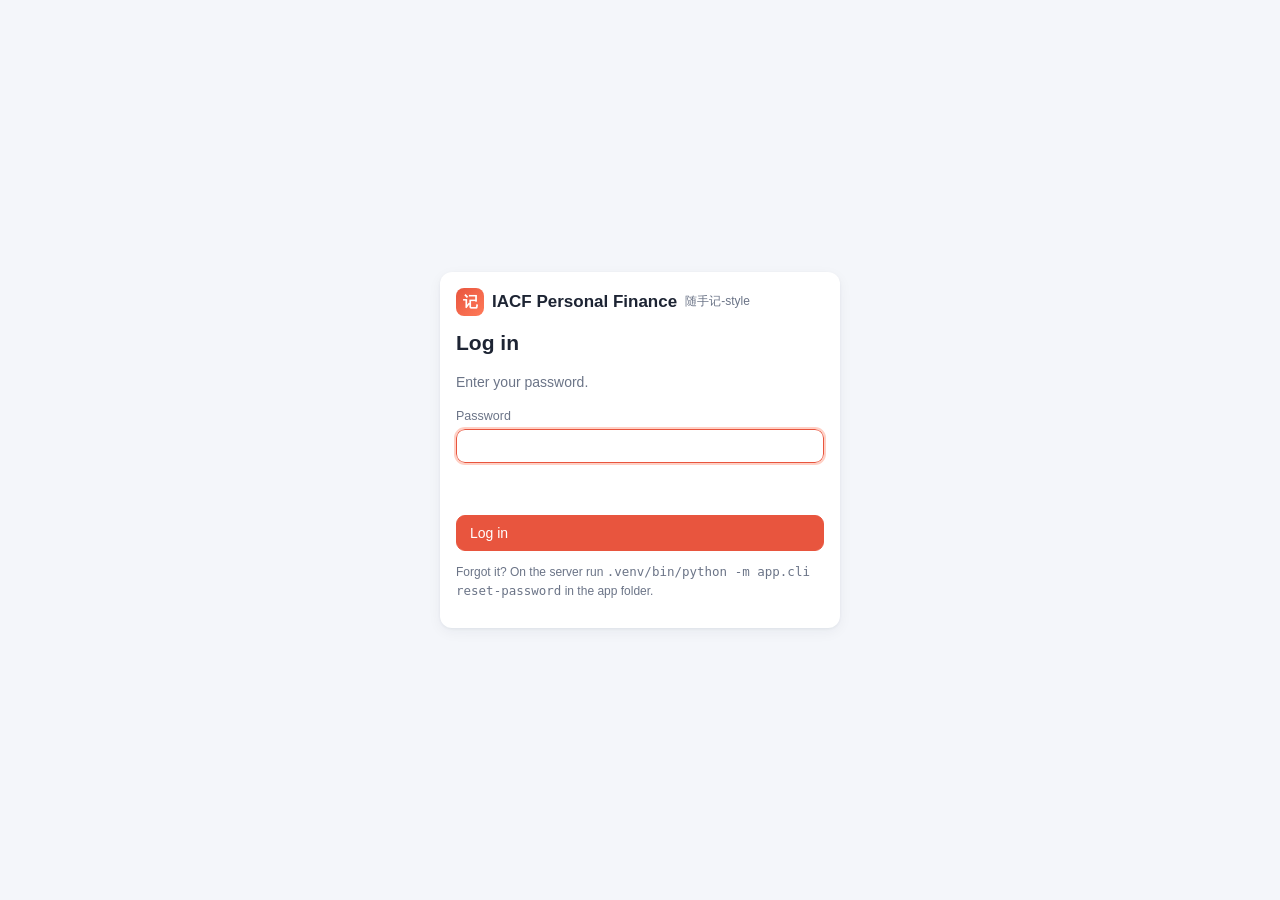
<file: static/login.html>
<!doctype html><html lang="en"><head><meta charset="utf-8"><link rel="icon" href="data:,"><meta name="viewport" content="width=device-width,initial-scale=1">
<title>IACF Personal Finance</title><link rel="stylesheet" href="/static/style.css">
<style>body{display:grid;place-items:center;min-height:100vh;padding:16px}.box{max-width:400px;width:100%}.box h2{margin:0 0 4px}.err{color:var(--red);min-height:20px;font-size:13px}</style></head>
<body><div class="card box">
<div class="brand" style="color:var(--text);padding:0 0 12px"><span class="logo">记</span> IACF Personal Finance <span class="muted small" style="font-weight:400">随手记-style</span></div>
<div id="setup" style="display:none"><h2>Welcome — first-run setup</h2>
<p class="muted">Choose the password for this single-user finance app (at least 8 characters). You'll use it to log in from your devices.</p>
<form id="fs" class="grid"><label class="f"><span>New password</span><input type="password" id="p1" autocomplete="new-password" required minlength="8"></label>
<label class="f"><span>Confirm password</span><input type="password" id="p2" autocomplete="new-password" required minlength="8"></label>
<div class="err" id="e1"></div><button class="btn pri" type="submit">Set password &amp; start</button></form></div>
<div id="login" style="display:none"><h2>Log in</h2><p class="muted">Enter your password.</p>
<form id="fl" class="grid"><label class="f"><span>Password</span><input type="password" id="pw" autocomplete="current-password" required autofocus></label>
<div class="err" id="e2"></div><button class="btn pri" type="submit">Log in</button></form>
<p class="muted small">Forgot it? On the server run <code>.venv/bin/python -m app.cli reset-password</code> in the app folder.</p></div>
</div>
<script>
const setup = location.pathname.startsWith('/setup');
document.getElementById(setup ? 'setup' : 'login').style.display = '';
async function post(url, body){const r=await fetch(url,{method:'POST',headers:{'Content-Type':'application/json'},body:JSON.stringify(body)});const j=await r.json().catch(()=>({}));if(!r.ok)throw new Error(j.detail||r.statusText);return j}
document.getElementById('fs').onsubmit=async e=>{e.preventDefault();const a=p1.value,b=p2.value;if(a!==b){e1.textContent='Passwords do not match';return}
 try{await post('/api/auth/setup',{password:a});location.href='/'}catch(err){e1.textContent=err.message}};
document.getElementById('fl').onsubmit=async e=>{e.preventDefault();try{await post('/api/auth/login',{password:pw.value});location.href='/'}catch(err){e2.textContent=err.message}};
</script></body></html>
</file>
<file: static/style.css>
:root{--bg:#f4f6fa;--card:#fff;--text:#1d2433;--muted:#6b7487;--line:#e4e8f0;--pri:#e8553e;--pri2:#ff7a59;--green:#14a06f;--red:#e0483a;--blue:#3a7bd5;--amber:#e4a11b;--radius:12px;--shadow:0 1px 3px rgba(20,30,60,.06),0 4px 14px rgba(20,30,60,.05)}
*{box-sizing:border-box}html,body{margin:0;padding:0}
body{font:14px/1.45 -apple-system,BlinkMacSystemFont,"Segoe UI",Roboto,"PingFang SC","Hiragino Sans GB","Microsoft YaHei","Noto Sans CJK SC",sans-serif;background:var(--bg);color:var(--text)}
a{color:var(--blue);text-decoration:none}a:hover{text-decoration:underline}
button,input,select,textarea{font:inherit;color:inherit}
.layout{display:flex;min-height:100vh}
.sidebar{width:220px;background:#1f2533;color:#cfd5e2;padding:16px 10px;position:sticky;top:0;height:100vh;flex-shrink:0;display:flex;flex-direction:column}
.brand{font-weight:700;font-size:17px;color:#fff;padding:4px 10px 16px;display:flex;align-items:center;gap:8px}
.brand .logo{width:28px;height:28px;border-radius:8px;background:linear-gradient(135deg,var(--pri),var(--pri2));display:grid;place-items:center;color:#fff;font-size:15px}
.nav a{display:flex;align-items:center;gap:10px;padding:9px 12px;border-radius:9px;color:#cfd5e2;margin-bottom:2px}
.nav a:hover{background:#2a3244;text-decoration:none}.nav a.active{background:var(--pri);color:#fff}
.nav .ico{width:20px;text-align:center}.nav .badge{margin-left:auto;background:#ff5b45;color:#fff;border-radius:10px;padding:0 7px;font-size:12px}
.nav a.active .badge{background:#fff;color:var(--pri)}
.sidebar .foot{margin-top:auto;font-size:12px;color:#8d96a8;padding:8px 10px}
.main{flex:1;min-width:0;display:flex;flex-direction:column}
.topbar{display:flex;gap:10px;align-items:center;padding:12px 22px;background:var(--card);border-bottom:1px solid var(--line);position:sticky;top:0;z-index:5}
.topbar h1{font-size:18px;margin:0;flex:1;white-space:nowrap;overflow:hidden;text-overflow:ellipsis}
.qa{display:flex;gap:6px;flex:2;max-width:520px}.qa input{flex:1}
.content{padding:20px 22px 90px;max-width:1280px;width:100%}
.grid{display:grid;gap:16px}.g2{grid-template-columns:repeat(2,minmax(0,1fr))}.g3{grid-template-columns:repeat(3,minmax(0,1fr))}.g4{grid-template-columns:repeat(4,minmax(0,1fr))}
.card{background:var(--card);border-radius:var(--radius);box-shadow:var(--shadow);padding:16px;min-width:0}
.card h3{margin:0 0 12px;font-size:15px;display:flex;align-items:center;gap:8px}.card h3 .sp{flex:1}
.stat .lbl{color:var(--muted);font-size:12.5px}.stat .val{font-size:22px;font-weight:700;margin-top:4px;font-variant-numeric:tabular-nums}
.stat.hero{background:linear-gradient(135deg,#e8553e,#ff8a5c);color:#fff}.stat.hero .lbl{color:#ffe6df}
.pos{color:var(--green)}.neg{color:var(--red)}.muted{color:var(--muted)}.small{font-size:12px}.right{text-align:right}.nowrap{white-space:nowrap}
.btn{border:1px solid var(--line);background:#fff;border-radius:9px;padding:7px 13px;cursor:pointer;white-space:nowrap;display:inline-flex;align-items:center;gap:6px}
.btn:hover{border-color:#c8cfdc}.btn.pri{background:var(--pri);border-color:var(--pri);color:#fff}.btn.pri:hover{background:#d84a34}
.btn.danger{color:var(--red)}.btn.sm{padding:3px 9px;font-size:12.5px;border-radius:7px}.btn.ghost{border-color:transparent;background:transparent}
.btn:disabled{opacity:.5;cursor:default}
input[type=text],input[type=number],input[type=password],input[type=date],input[type=datetime-local],input[type=month],input[type=search],input[type=email],input:not([type]),select,textarea{border:1px solid var(--line);border-radius:9px;padding:7px 10px;background:#fff;min-width:0;width:100%}
textarea{min-height:80px;resize:vertical}
input:focus,select:focus,textarea:focus{outline:2px solid #ffd0c5;border-color:var(--pri)}
label.f{display:flex;flex-direction:column;gap:4px;font-size:12.5px;color:var(--muted)}label.f>span{font-weight:500}
label.chk{display:inline-flex;gap:6px;align-items:center;cursor:pointer}
.form{display:grid;grid-template-columns:repeat(2,minmax(0,1fr));gap:12px}.form .full{grid-column:1/-1}
.row{display:flex;gap:8px;align-items:center;flex-wrap:wrap}.row.end{justify-content:flex-end}.sp{flex:1}
table.t{width:100%;border-collapse:collapse}table.t th{font-weight:600;color:var(--muted);font-size:12px;text-align:left;padding:7px 8px;border-bottom:1px solid var(--line);white-space:nowrap}
table.t td{padding:8px;border-bottom:1px solid var(--line);vertical-align:middle}table.t tr:hover td{background:#fafbfd}
.tx-amt{font-weight:600;font-variant-numeric:tabular-nums;white-space:nowrap;text-align:right}
.pill{display:inline-block;padding:1px 8px;border-radius:10px;font-size:11.5px;background:#eef1f6;color:#4a5469;white-space:nowrap}
.pill.expense{background:#fdecea;color:#c23b2c}.pill.income{background:#e3f6ee;color:#0f8a5f}.pill.transfer{background:#e7effc;color:#2f64b5}.pill.refund{background:#f1ecfd;color:#6b4bc2}
.pill.adjustment{background:#fff4dc;color:#9a6a00}.pill.buy,.pill.sell,.pill.dividend,.pill.invest_fee{background:#e9f7fb;color:#13708a}.pill.review{background:#fff1d6;color:#a46b00}.pill.demo{background:#ffe1f0;color:#b0236c;font-weight:600}
.bar{height:8px;background:#eef1f6;border-radius:6px;overflow:hidden}.bar>i{display:block;height:100%;background:var(--green);border-radius:6px}.bar>i.warn{background:var(--amber)}.bar>i.over{background:var(--red)}
.group-h{display:flex;justify-content:space-between;padding:10px 4px 6px;font-weight:600;color:#4a5469;border-bottom:1px solid var(--line)}
.acct{display:flex;align-items:center;gap:10px;padding:10px 4px;border-bottom:1px solid var(--line)}.acct .nm{flex:1;min-width:0}.acct .nm b{display:block;overflow:hidden;text-overflow:ellipsis;white-space:nowrap}
.acct .bal{text-align:right;font-weight:600;font-variant-numeric:tabular-nums}
.chart-box{position:relative;height:260px}
.tabs{display:flex;gap:4px;flex-wrap:wrap;border-bottom:1px solid var(--line);margin-bottom:16px}.tabs a{padding:8px 12px;border-radius:8px 8px 0 0;color:var(--muted);cursor:pointer}
.tabs a.active{color:var(--pri);border-bottom:2px solid var(--pri);font-weight:600}.tabs a:hover{text-decoration:none;color:var(--text)}
.modal-bg{position:fixed;inset:0;background:rgba(20,25,40,.45);display:flex;align-items:flex-start;justify-content:center;z-index:50;padding:40px 12px;overflow:auto}
.modal{background:#fff;border-radius:14px;width:100%;max-width:640px;box-shadow:0 10px 40px rgba(0,0,0,.25)}.modal.wide{max-width:980px}
.modal header{display:flex;align-items:center;padding:14px 18px;border-bottom:1px solid var(--line)}.modal header h2{font-size:16px;margin:0;flex:1}
.modal .body{padding:16px 18px}.modal footer{display:flex;justify-content:flex-end;gap:8px;padding:12px 18px;border-top:1px solid var(--line)}
.kind-tabs{display:flex;gap:4px;flex-wrap:wrap;margin-bottom:14px}.kind-tabs button{border:1px solid var(--line);background:#fff;border-radius:20px;padding:5px 12px;cursor:pointer}
.kind-tabs button.on{background:var(--pri);border-color:var(--pri);color:#fff}
#toast{position:fixed;bottom:80px;left:50%;transform:translateX(-50%);background:#1f2533;color:#fff;padding:10px 16px;border-radius:10px;z-index:99;display:none;max-width:90vw}
#toast.err{background:var(--red)}
.fab{position:fixed;right:24px;bottom:24px;width:56px;height:56px;border-radius:50%;background:var(--pri);color:#fff;font-size:30px;border:0;box-shadow:0 6px 18px rgba(232,85,62,.45);cursor:pointer;z-index:20}
.demo-banner{background:#fff0f7;border:1px dashed #e05a9b;color:#9b1c5c;padding:8px 14px;border-radius:10px;margin-bottom:14px;display:flex;gap:10px;align-items:center}
.empty{text-align:center;color:var(--muted);padding:30px 10px}
.kv{display:grid;grid-template-columns:auto 1fr;gap:4px 14px}.kv>div:nth-child(odd){color:var(--muted)}
code,.mono{font-family:ui-monospace,SFMono-Regular,Menlo,Consolas,monospace;font-size:12.5px}
pre{background:#f6f8fb;border:1px solid var(--line);border-radius:8px;padding:10px;overflow:auto;font-size:12px}
.conf{display:inline-block;min-width:38px;text-align:center;border-radius:6px;font-size:12px;padding:1px 5px;font-weight:600}
.conf.hi{background:#e3f6ee;color:#0f8a5f}.conf.md{background:#fff4dc;color:#9a6a00}.conf.lo{background:#fdecea;color:#c23b2c}
.scroll-x{overflow-x:auto}
.mobile-nav{display:none}
.list-card .item{display:flex;gap:10px;align-items:center;padding:9px 2px;border-bottom:1px solid var(--line)}
.list-card .item:last-child{border-bottom:0}
@media (max-width:1000px){.g4{grid-template-columns:repeat(2,minmax(0,1fr))}.g3{grid-template-columns:1fr 1fr}}
@media (max-width:760px){
 .sidebar{display:none}.content{padding:12px 10px 110px}.topbar{padding:10px 12px;flex-wrap:wrap}.topbar h1{font-size:16px}
 .qa{order:3;flex-basis:100%;max-width:none}.g2,.g3{grid-template-columns:1fr}.g4{grid-template-columns:1fr 1fr}
 .form{grid-template-columns:1fr}.stat .val{font-size:18px}
 .mobile-nav{display:flex;position:fixed;bottom:0;left:0;right:0;background:#fff;border-top:1px solid var(--line);z-index:30;justify-content:space-around;padding:4px 0 calc(4px + env(safe-area-inset-bottom))}
 .mobile-nav a{display:flex;flex-direction:column;align-items:center;font-size:11px;color:var(--muted);padding:4px 6px;position:relative}.mobile-nav a.active{color:var(--pri)}.mobile-nav a .ico{font-size:19px}
 .mobile-nav .badge{position:absolute;top:0;right:0;background:#ff5b45;color:#fff;border-radius:8px;font-size:10px;padding:0 5px}
 .fab{bottom:76px;right:16px}
 table.t.resp thead{display:none}table.t.resp tr{display:grid;grid-template-columns:1fr auto;padding:8px 4px;border-bottom:1px solid var(--line)}
 table.t.resp td{border:0;padding:1px 4px}table.t.resp td.hide-m{display:none}
 .modal-bg{padding:0}.modal{border-radius:0;min-height:100vh}
}

/* accounts tree */
.tree-h{flex-wrap:wrap;gap:6px}
.tnode{border-bottom:1px solid var(--line)}
.tgroup{display:flex;align-items:center;gap:8px;padding:11px 6px;cursor:pointer;user-select:none;font-weight:600;color:#2d3548;background:#f7f8fb;border-radius:8px;margin:6px 0 2px;padding-left:calc(6px + var(--depth,0) * 18px)}
.tgroup:hover{background:#eef1f6}.tgroup:focus-visible{outline:2px solid var(--pri,#e8553e);outline-offset:1px}
.tgroup .chev{width:16px;flex:none;color:#7a8499;font-size:13px}
.tgroup .gname{flex:1;min-width:0}
.tgroup .gtotal{text-align:right;font-variant-numeric:tabular-nums}
.tgroup .gt-sub{font-weight:400;max-width:360px}
.tnode.collapsed>.tkids{display:none}
.tree-child{padding-left:calc(30px + var(--depth,0) * 18px);border-bottom:1px dashed var(--line)}
.tkids>.tree-child:last-child{border-bottom:none}
.tree-child.zero{opacity:.5}.tree-child.zero:hover{opacity:.85}
.tree-child.archived{opacity:.4}
@media (max-width:760px){
  .tgroup{padding:12px 8px;min-height:44px}
  .tree-child{padding-left:18px;flex-wrap:wrap}
  .tree-child .nm{flex-basis:calc(100% - 120px)}
  .tree-child .acts{width:100%;justify-content:flex-end}
  .tgroup .gt-sub{display:none}
  .tree-child .hide-m{display:none}
}
/* ---- transaction form: pre-fill highlights, transfer box, save & add another ---- */
label.f.unsure>span{color:#a15c00}
label.f.unsure input,label.f.unsure select{border-color:#e4a11b;background:#fff8e6;box-shadow:0 0 0 2px rgba(228,161,27,.25)}
label.f.unsure>span::after{content:" ⚠ check";font-size:11px;font-weight:600;color:#c77700}
.kind-tabs.unsure{outline:2px solid #e4a11b;outline-offset:2px;border-radius:8px}
.prefill-banner{background:#eef5ff;border-color:#8bb4f0;color:#1d3f73;font-size:13px}
.transfer-box{display:grid;grid-template-columns:minmax(0,1fr) auto minmax(0,1fr);gap:8px 12px;align-items:end;padding:10px;border:1px dashed var(--line,#d6dbe3);border-radius:10px}
.transfer-box .arrow{font-size:22px;padding-bottom:8px;color:var(--muted,#888)}
.transfer-box .full{grid-column:1/-1}
.kbd-hint{text-align:right}
@media (max-width:760px){
 .kbd-hint,#qa2hint,#qaFormBtn .hide-m{display:none}
 #txForm input,#txForm select,#txForm textarea{font-size:16px} /* stops iOS zooming on focus */
 #txForm input[name=amount]{font-size:22px;font-weight:600}
 .transfer-box{grid-template-columns:1fr}.transfer-box .arrow{transform:rotate(90deg);justify-self:center;padding:0}
 .modal footer{position:sticky;bottom:0;flex-wrap:wrap;gap:6px;background:var(--card,#fff);padding-bottom:calc(10px + env(safe-area-inset-bottom))}
 .modal footer .btn{flex:1 1 auto;min-height:44px}
 .kind-tabs{overflow-x:auto;flex-wrap:nowrap;-webkit-overflow-scrolling:touch}
 .kind-tabs button{flex:0 0 auto}
}
/* ---- investment returns ---- */
.ret-table tr[data-scope]{cursor:pointer}.ret-table tr.sel td{background:#f3eefc}
.ret-table tr.ret-total td{border-top:2px solid var(--line)}.ret-table tr.ret-group td{background:#fafbfd}
.ret-table .ind{display:inline-block;width:16px}
.ret-stats .stat{padding:10px 12px;border:1px solid var(--line);border-radius:10px}
.reason{font-size:12px;padding:1px 6px;border-radius:8px;background:#eef1f6;color:#4a5568}
.reason.r-investment_gain,.reason.r-interest{background:#f0e9fc;color:#5b3a99}
.reason.r-unrecorded_spending,.reason.r-fees{background:#fdecea;color:#a3341f}.reason.r-unrecorded_income{background:#e7f6ef;color:#0f7a52}
#retCard h3{flex-wrap:wrap;gap:6px}
/* ---- scheduled transactions ---- */
.sched-box{border:1px dashed var(--line);border-radius:10px;padding:10px 12px;margin:4px 0 0}
.sched-box legend{font-weight:600;padding:0 6px}
.wd-chips{display:flex;flex-wrap:wrap;gap:6px}.wd-chips .chip{display:inline-flex;align-items:center;gap:4px;border:1px solid var(--line);border-radius:16px;padding:3px 10px;cursor:pointer}
.wd-chips .chip input{margin:0}
.sched-next{background:#f6f8fb;border-radius:8px;padding:8px 10px}
.pill{display:inline-block;font-size:11px;padding:1px 7px;border-radius:9px;background:#eef1f6;color:#4a5568;margin:1px 0}.pill.warn{background:#fff3d6;color:#8a5a00}
tr.paused td{opacity:.6}
table.upcoming td{padding:5px 6px}
/* reconciliation 对账 */
.rec-badge{font-size:11px;color:#2f8a4e;white-space:nowrap}
.rec-link{color:#2f8a4e;text-decoration:none}
.rec-warn{background:#fff8e6;border:1px solid #e4a11b;color:#7a5200;border-radius:8px;padding:7px 10px;font-size:13px;margin:6px 0}
.rec-diff{background:#fdf0f0;border:1px solid #e3a3a3;border-radius:8px;padding:8px 10px;margin:8px 0;font-size:13px}
.rec-diff label.chk{display:flex;gap:6px;align-items:center;margin-top:6px;flex-wrap:wrap}
.rec-stats{margin:10px 0;gap:8px}
.rec-stats>div{background:var(--bg2,#f6f7f9);border-radius:8px;padding:8px 10px}
.rec-stats .lbl{font-size:12px;color:#777}.rec-stats .v{font-size:18px;font-weight:600}
.rec-list{max-height:340px;overflow:auto}
/* infinite scroll */
.inf-foot{display:flex;flex-direction:column;align-items:center;gap:6px;padding:12px 0 4px}
.inf-foot .inf-sentinel{height:1px;width:100%}
.inf-spin{color:var(--muted);font-size:13px;display:flex;align-items:center;gap:8px}
.spinner{width:14px;height:14px;border:2px solid var(--line);border-top-color:#e8553e;border-radius:50%;display:inline-block;animation:spin .8s linear infinite}
@keyframes spin{to{transform:rotate(360deg)}}
[hidden]{display:none!important}
/* Home 首页 */
.home{max-width:920px;margin:0 auto}
.month-sw{display:flex;align-items:center;justify-content:center;gap:12px;margin-bottom:12px}
.month-sw b{font-size:17px;min-width:110px;text-align:center}
.home-cards{display:grid;grid-template-columns:repeat(4,minmax(0,1fr));gap:12px}
.home-cards .stat{padding:12px 14px}.home-cards .val{font-size:20px}
.home-add{margin-top:12px;display:flex;gap:8px;align-items:center;flex-wrap:wrap}
.home-add .qa{flex:1;min-width:240px;display:flex;gap:6px}.home-add .qa input{flex:1;min-width:0}
.home-list{margin-top:12px;padding:6px 10px}
.hmonth{position:sticky;top:0;background:var(--card,#fff);z-index:1;font-weight:700;font-size:13px;padding:10px 4px 6px;border-bottom:1px solid var(--line)}
.hrow{display:flex;align-items:center;gap:10px;padding:9px 4px;border-bottom:1px solid var(--line);cursor:pointer}
.hrow:hover{background:rgba(0,0,0,.025)}
.hico{width:34px;height:34px;flex:0 0 34px;border-radius:50%;background:#f3f4f7;display:flex;align-items:center;justify-content:center;font-size:17px}
.hmain{flex:1;min-width:0}.htop{font-weight:600;font-size:14px;white-space:nowrap;overflow:hidden;text-overflow:ellipsis}
.hsub{font-size:12px;display:flex;gap:6px;flex-wrap:wrap;min-width:0}.hwhat{color:var(--text,#333);overflow:hidden;text-overflow:ellipsis;white-space:nowrap;max-width:100%}
.hamt{text-align:right;font-weight:600;font-variant-numeric:tabular-nums;white-space:nowrap}
/* Account history 账户明细 */
.acct-head h2{margin:2px 0;font-size:20px}
.ah-main{display:flex;justify-content:space-between;align-items:flex-end;gap:12px;flex-wrap:wrap;margin-top:4px}
.ah-bal{text-align:right}.ah-bal .val{font-size:24px;font-weight:700;font-variant-numeric:tabular-nums}
.ah-acts{margin-top:12px;flex-wrap:wrap;gap:6px}
.ah-flt{display:flex;gap:8px;align-items:center;flex-wrap:wrap}
.ah-flt input[type=search]{flex:1;min-width:150px}
.chips{display:flex;gap:4px;flex-wrap:wrap}
.chip{border:1px solid var(--line);background:#fff;border-radius:999px;padding:4px 11px;font-size:13px;cursor:pointer}
.chip.on{background:#e8553e;border-color:#e8553e;color:#fff}
.ah-sum{display:flex;gap:14px;flex-wrap:wrap;margin:10px 0 4px;color:var(--muted)}.ah-sum b{color:var(--text,#222)}
.ah-table td.rb{color:#555;font-variant-numeric:tabular-nums}
.hico-s{font-size:14px}
.acct[data-aid]{cursor:pointer}.acct[data-aid]:hover{background:rgba(0,0,0,.02)}
@media (max-width:760px){
 .home-cards{grid-template-columns:1fr 1fr;gap:8px}.home-cards .stat{padding:10px}.home-cards .val{font-size:17px}
 .home-add{padding:10px}.home-add #hqDetail{width:100%}
 .home-list{padding:2px 6px}
 .hide-s{display:none}
 .ah-bal{text-align:left}.ah-table th:first-child,.ah-table td:first-child{white-space:nowrap}
}
.home-add .qa{order:0;max-width:none}.home-add #hqDetail{order:1}
.ah-det{display:flex;gap:8px;align-items:flex-start}.ah-det>.hico-s{flex:0 0 auto;line-height:1.4}
@media (max-width:760px){body.on-home .topbar .qa{display:none}}

/* principal 本金 vs returns 收益 (investment accounts) */
.pr-line{color:#555;margin-top:2px}.gt-sub.pr-line{text-align:right}
.pr-badge{display:inline-block;font-size:10.5px;line-height:1;padding:3px 5px;border-radius:6px;vertical-align:1px;white-space:nowrap}
.pr-principal{background:#e8edf5;color:#3d4f6b}.pr-returns{background:#e3f5ec;color:#14804f}.pr-other{background:#fdf0dc;color:#9a6200}.pr-trade{background:#eee;color:#666}
.inv-cards{display:grid;grid-template-columns:repeat(3,1fr);gap:10px}
.inv-cards .ic{background:#f7f8fa;border-radius:10px;padding:10px 12px}.inv-cards .lbl{font-size:12px;color:#777}.inv-cards .val{font-size:20px;font-weight:600;font-variant-numeric:tabular-nums}
.inv-unexp{margin-top:8px;color:#9a6200}.inv-hint{margin-top:8px;background:#fff7e6;border:1px solid #f3d9a4;border-radius:8px;padding:8px 10px;font-size:13px}
.inv-period{display:flex;flex-wrap:wrap;gap:6px 16px;margin:10px 0 6px}.inv-ctl{margin:6px 0}
.ah-table td.prc{color:#555;font-variant-numeric:tabular-nums}.pr-tog{display:none}
@media (max-width:700px){.inv-cards{grid-template-columns:1fr 1fr}.inv-cards .ic:first-child{grid-column:1/-1}.inv-cards .val{font-size:17px}
 .ah-table .prc{display:none}#ahList.show-pr .ah-table .prc{display:table-cell}.pr-tog{display:inline-block}}
.pr-unexplained{background:#fdf0dc;color:#9a6200}.inv-cards{grid-template-columns:repeat(4,1fr)}.inv-cards .ic.unexp .val{color:#9a6200}.unexp-txt{color:#9a6200}
@media (max-width:700px){.inv-cards{grid-template-columns:1fr 1fr}}
@media (max-width:700px){.inv-cards .ic:first-child{grid-column:auto}}

/* reimbursements 报销 */
.pill.reimbursement,.pill.reimb{background:#e6f4f6;color:#127a8a}
.reimb-box{border:1px dashed #cfe3e7;border-radius:10px;padding:8px 10px}.reimb-fields{margin-top:8px}
.rb-st{display:inline-block;font-size:11px;padding:2px 6px;border-radius:6px;white-space:nowrap}
.rb-pending{background:#fdecea;color:#c23b2c}.rb-partial{background:#fff3dc;color:#9a6200}.rb-settled{background:#e3f6ee;color:#0f8a5f}.rb-written_off{background:#eee;color:#666}
.rb-cards{display:grid;grid-template-columns:repeat(auto-fit,minmax(180px,1fr));gap:10px}.rb-cards .ic{background:#f7f8fa;border-radius:10px;padding:10px 12px}
.rb-cards .val{font-size:19px;font-weight:600;font-variant-numeric:tabular-nums}.rb-cards .lbl{font-size:12px;color:#777}
.rb-flt{display:flex;flex-wrap:wrap;gap:8px;align-items:center;margin:10px 0}.rb-flt select,.rb-flt input{width:auto}
.rb-bar{position:sticky;bottom:0;background:#fff;border-top:1px solid #eee;padding:8px 0;display:flex;gap:8px;align-items:center;flex-wrap:wrap}
.rb-links{font-size:12px;color:#666}
/* reimbursement links 报销关联 */
.rb-open,.pill.rb-open{background:#fdecea;color:#c23b2c}.rb-closed,.pill.rb-closed{background:#e3f6ee;color:#0f8a5f}
.pill.rb-partial{background:#fff3dc;color:#9a6200}.pill.rb-un{background:#fff3dc;color:#9a6200}
.warn-t{color:#9a6200}
.rb-links .rb-link{display:inline-flex;align-items:center;gap:4px;background:#f3f7f8;border:1px solid #e1ecef;border-radius:8px;padding:1px 4px 1px 7px;margin:2px 4px 2px 0;white-space:nowrap}
.rb-link .lnk{border:0;background:none;cursor:pointer;padding:0 3px;font-size:12px;color:#5b6b7a;line-height:1.4}
.rb-link .lnk:hover{color:#127a8a}.rb-link .lnk.danger:hover{color:#c23b2c}
.rb-states .chip .cnt{font-size:11px;opacity:.75;margin-left:2px}
.rb-head{background:#f7f8fa;border-radius:10px;padding:8px 12px;margin-bottom:8px;display:flex;flex-direction:column;gap:3px}
.rb-mine{margin:4px 0 8px}.rb-tools{margin:6px 0}.rb-tools input[type=search]{max-width:260px}
.rb-cands{max-height:52vh;overflow:auto}.rb-cands .rb-amt{width:96px;text-align:right}
.rb-cands tr.rb-best td{background:#f4fbf7}.rb-match .pill{font-size:10px}
.rb-act{min-width:118px}.rb-act .btn{margin:2px 0;display:block;width:100%;white-space:nowrap}
.rb-linkbox{border:1px dashed #cfe3e7;border-radius:10px;padding:8px 10px;display:flex;flex-direction:column;gap:4px}
.rb-bar{padding-right:84px}
.pr-table tr.pr-acc{cursor:pointer}.pr-table tr.pr-acc:hover{background:var(--hover,#f4f6fa)}
.pr-table tr.ret-cur td{border-top:1px dashed #d8dce4}
#prCard h3 .chips{display:inline-flex;flex-wrap:wrap;gap:4px}
.rc-prev{display:flex;gap:8px;flex-wrap:wrap;justify-content:center}.rc-ph{width:140px;height:180px;border:1px solid var(--line);border-radius:8px;overflow:hidden;display:flex;align-items:center;justify-content:center;background:#f6f8fb;font-size:12px}.rc-ph img{max-width:100%;max-height:100%;object-fit:contain}
.rc-prog{margin-top:12px}.rc-drop{border:2px dashed #c9d1de;border-radius:12px;padding:26px;text-align:center;color:#5b6475}.rc-drop.on,.qa.drop{border-color:var(--red,#e8553e);background:#fff4f1}
.rc-strip{display:flex;gap:8px;flex-wrap:wrap;align-items:center}.rc-thumb img{width:72px;height:96px;object-fit:cover;border-radius:6px;border:1px solid var(--line)}
/* projects 项目 */
.prj-dot{display:inline-block;width:10px;height:10px;border-radius:50%;margin-right:6px;vertical-align:middle}
.grid2{display:grid;grid-template-columns:repeat(auto-fit,minmax(340px,1fr));gap:12px}
.grid3{display:grid;grid-template-columns:repeat(auto-fit,minmax(260px,1fr));gap:12px}
tr.over-row td{background:rgba(232,85,62,.07)}
/* card expiry reminders 信用卡到期 */
.pill.cx-ok{background:#e3f6ec;color:#17643a}.pill.cx-bad{background:#fde3e3;color:#a11d1d}
tr.cx-late td{background:#fff6f6}tr.cx-late td:first-child{box-shadow:inset 3px 0 0 #d33}
.cx-head{margin-bottom:4px}.cx-card{margin:2px 0 4px}.cx-sub{margin-top:6px}
.cx-list{margin:4px 0 6px;padding-left:18px}.cx-list li{margin:3px 0;line-height:1.9}
.cx-list li.cx-pending a{font-weight:600}.cx-list li.cx-confirmed a,.cx-list li.cx-reassigned a{color:#4a5469}
.cx-acts{display:inline-flex;gap:6px;align-items:center;flex-wrap:wrap;margin-left:6px}
select.cx-mv{width:auto;display:inline-block;padding:2px 6px;font-size:12.5px;max-width:200px}
/* home KPI: scheduled remaining this month + projected month-end */
.home-cards .card.stat{position:relative;overflow:visible}
.sched-rem{margin-top:6px;padding-top:5px;border-top:1px dashed #e3e7ee;cursor:pointer;position:relative;outline:none}
.sched-rem:hover > .small:first-child,.sched-rem:focus > .small:first-child{text-decoration:underline dotted}
.sr-pop{display:none;position:absolute;left:0;top:100%;z-index:30;min-width:280px;max-width:360px;max-height:320px;overflow:auto;
  background:#fff;border:1px solid #dfe3ea;border-radius:10px;box-shadow:0 8px 24px rgba(20,30,50,.14);padding:8px 10px;text-align:left;cursor:default}
@media (hover:hover){.sched-rem:hover .sr-pop{display:block}}
.sched-rem.open .sr-pop{display:block}
.sr-pop table.t td{padding:3px 6px}
@media (max-width:700px){.sr-pop{position:static;max-width:none;min-width:0;box-shadow:none;margin-top:6px}}
/* Reserves 押金/预授权 */
.rs-st{display:inline-block;font-size:11px;padding:2px 6px;border-radius:6px;white-space:nowrap}
.rs-open{background:#e8f0fc;color:#2a5fb0}.rs-partial{background:#fff3dc;color:#9a6200}.rs-settled{background:#e3f6ee;color:#0f8a5f}
.rs-released{background:#eef3f0;color:#3d7a5d}.rs-cancelled{background:#eee;color:#666}
td.rs-open,div.rs-open{background:none;color:inherit}
.pill.rs-m{background:#eef0fb;color:#4a4fa8;text-decoration:none}.pill.rs-m-deposit{background:#fff4e5;color:#9a5a00}
.rs-hold{color:#4a4fa8;text-decoration:none}.rs-hold:hover{text-decoration:underline}
.rs-review{margin:12px 0;padding:10px 12px;border:1px dashed #e4a11b;border-radius:10px;background:#fffaf0}.rs-review h3{margin:0 0 6px}
.rs-rv-row{display:flex;flex-wrap:wrap;gap:6px;align-items:center;padding:6px 0;border-top:1px solid #f1e6cc}.rs-rv-row:first-of-type{border-top:0}
.rs-head{display:flex;gap:8px;align-items:center;flex-wrap:wrap;margin-bottom:10px}
.rs-amts{display:grid;grid-template-columns:repeat(auto-fit,minmax(120px,1fr));gap:8px;background:#f7f8fa;border-radius:10px;padding:10px 12px;margin-bottom:12px;font-variant-numeric:tabular-nums}
.rs-tl{list-style:none;margin:0 0 10px;padding:0 0 0 14px;border-left:2px solid var(--line)}
.rs-tl li{position:relative;display:flex;gap:10px;align-items:baseline;padding:6px 0 6px 6px;flex-wrap:wrap}
.rs-tl li::before{content:'';position:absolute;left:-21px;top:12px;width:10px;height:10px;border-radius:50%;background:#fff;border:2px solid #9aa4b8}
.rs-tl li.rs-tl-l::before{border-color:var(--blue)}.rs-tl li.rs-tl-due::before{border-color:var(--amber)}.rs-tl li.rs-tl-closed::before{border-color:var(--green);background:var(--green)}
.rs-tl-d{min-width:84px;font-variant-numeric:tabular-nums}
.rs-tl .lnk{border:0;background:none;cursor:pointer;padding:0 3px;font-size:12px;color:#5b6b7a}.rs-tl .lnk.danger:hover{color:#c23b2c}
.rs-co-box{border:1px solid var(--line);border-radius:10px;padding:6px 10px 10px;display:grid;grid-template-columns:repeat(auto-fit,minmax(170px,1fr));gap:8px}
.rs-co-box legend{font-size:13px;font-weight:600;padding:0 4px}
.rs-co-mode{display:flex;gap:6px;flex-wrap:wrap}.rs-co-mode .chip{cursor:pointer}
.rs-prev{margin-top:12px;padding:10px 12px;background:#f7f8fa;border-radius:10px;min-height:40px}.rs-prev h3{margin:0 0 6px}
.rs-plan{margin:0 0 6px;padding-left:18px}
.rs-set{margin-top:12px}.rs-set input{width:64px;display:inline-block}
.kind-tabs .rs-tab{border-left:1px dashed var(--line)}
.rs-pick{width:auto;display:inline-block;margin-left:6px}
/* ---- transaction → reserve (convert / link / hint) ---- */
.rs-txbox{display:flex;flex-direction:column;gap:6px}.rs-txbox-h{display:flex;gap:6px;align-items:center;flex-wrap:wrap}
.rs-txbox-a{display:flex;gap:6px;align-items:center;flex-wrap:wrap}
.rs-hint{background:#fff8e6;border:1px solid #f0c060;color:#7a5200;border-radius:8px;padding:6px 10px}
.demo-banner.rs-hint{display:flex;gap:8px;align-items:center;flex-wrap:wrap}
td .rs-hint{padding:3px 8px;margin-bottom:4px}
.pill.rs-hint-pill{background:#fff4dc;color:#8a5a00}
.rs-held{background:#eef0fb;border-color:#b8bde8;color:#33378a}
.rs-conv{margin:6px 0 10px;padding:8px 12px;border:1px dashed #b8bde8;border-radius:10px;background:#f7f8fe}
.rs-cv-tx{padding:8px 10px;background:#f7f8fa;border-radius:8px}
.rs-cv-what{padding:8px 10px;border-left:3px solid var(--pri,#e8553e);background:#fff7f5;font-size:13px}
.kind-tabs button:disabled{opacity:.4;cursor:not-allowed}
.m-only{display:none}
/* ---- phone "More" sheet (pages that are not in the bottom bar) ---- */
.m-sheet-bg{position:fixed;inset:0;background:rgba(10,15,30,.35);z-index:29;display:flex;align-items:flex-end}
.m-sheet{background:#fff;width:100%;border-radius:16px 16px 0 0;padding:14px 12px calc(70px + env(safe-area-inset-bottom));box-shadow:0 -6px 24px rgba(0,0,0,.18)}
.m-grid{display:grid;grid-template-columns:repeat(3,minmax(0,1fr));gap:6px}
.m-grid a{position:relative;display:flex;flex-direction:column;align-items:center;gap:3px;padding:10px 4px;border-radius:10px;color:var(--text);text-decoration:none;font-size:12.5px;text-align:center;min-height:62px;background:#f6f7fa}
.m-grid a.active{background:#fdece8;color:var(--pri)}.m-grid a .ico{font-size:21px}
.m-grid .badge{position:absolute;top:4px;right:8px;background:#ff5b45;color:#fff;border-radius:8px;font-size:10px;padding:0 5px}
.m-foot{display:flex;gap:8px;align-items:center;margin-top:12px;flex-wrap:wrap}.m-foot select{flex:1 1 40%;min-width:0}.m-foot a{color:var(--muted);padding:6px}
@media (min-width:761px){.m-sheet-bg{display:none}}
@media (max-width:760px){
 .m-only{display:inline}
 /* reserves list as cards */
 table.rs-tbl thead{display:none}
 table.rs-tbl,table.rs-tbl tbody{display:block}
 table.rs-tbl tr{display:grid;grid-template-columns:minmax(0,1fr) auto;grid-template-areas:"main amt" "stay open" "st act";gap:4px 10px;padding:10px 4px;border-bottom:1px solid var(--line)}
 table.rs-tbl td{border:0;padding:0;display:block}
 .rs-c-main{grid-area:main}.rs-c-amt{grid-area:amt}.rs-c-stay{grid-area:stay;white-space:normal}.rs-c-open{grid-area:open}.rs-c-st{grid-area:st}.rs-c-act{grid-area:act;align-self:end}
 .rs-c-act .btn{min-height:38px}
 .rb-cards{grid-template-columns:1fr 1fr}
 .rs-set input{width:56px}
 .rs-tl{padding-left:10px}.rs-tl-d{min-width:0;flex-basis:100%}
 .rs-co-box{grid-template-columns:1fr}
 .rs-amts{grid-template-columns:repeat(2,minmax(0,1fr))}
 .rs-txbox-a .btn{min-height:40px}
 .page-h{flex-wrap:wrap;gap:8px}
}
@media (max-width:760px){.card h3.tx-head{flex-wrap:wrap;row-gap:6px}} /* the transactions header buttons no longer widen the phone page */
/* phone: a wide table scrolls inside its card instead of widening the whole page (Reminders, Projects, …) */
@media (max-width:760px){.card>table.t:not(.resp):not(.rs-tbl){display:block;overflow-x:auto;max-width:100%}.g2>*,.g3>*,.g4>*{min-width:0}}
</file>
